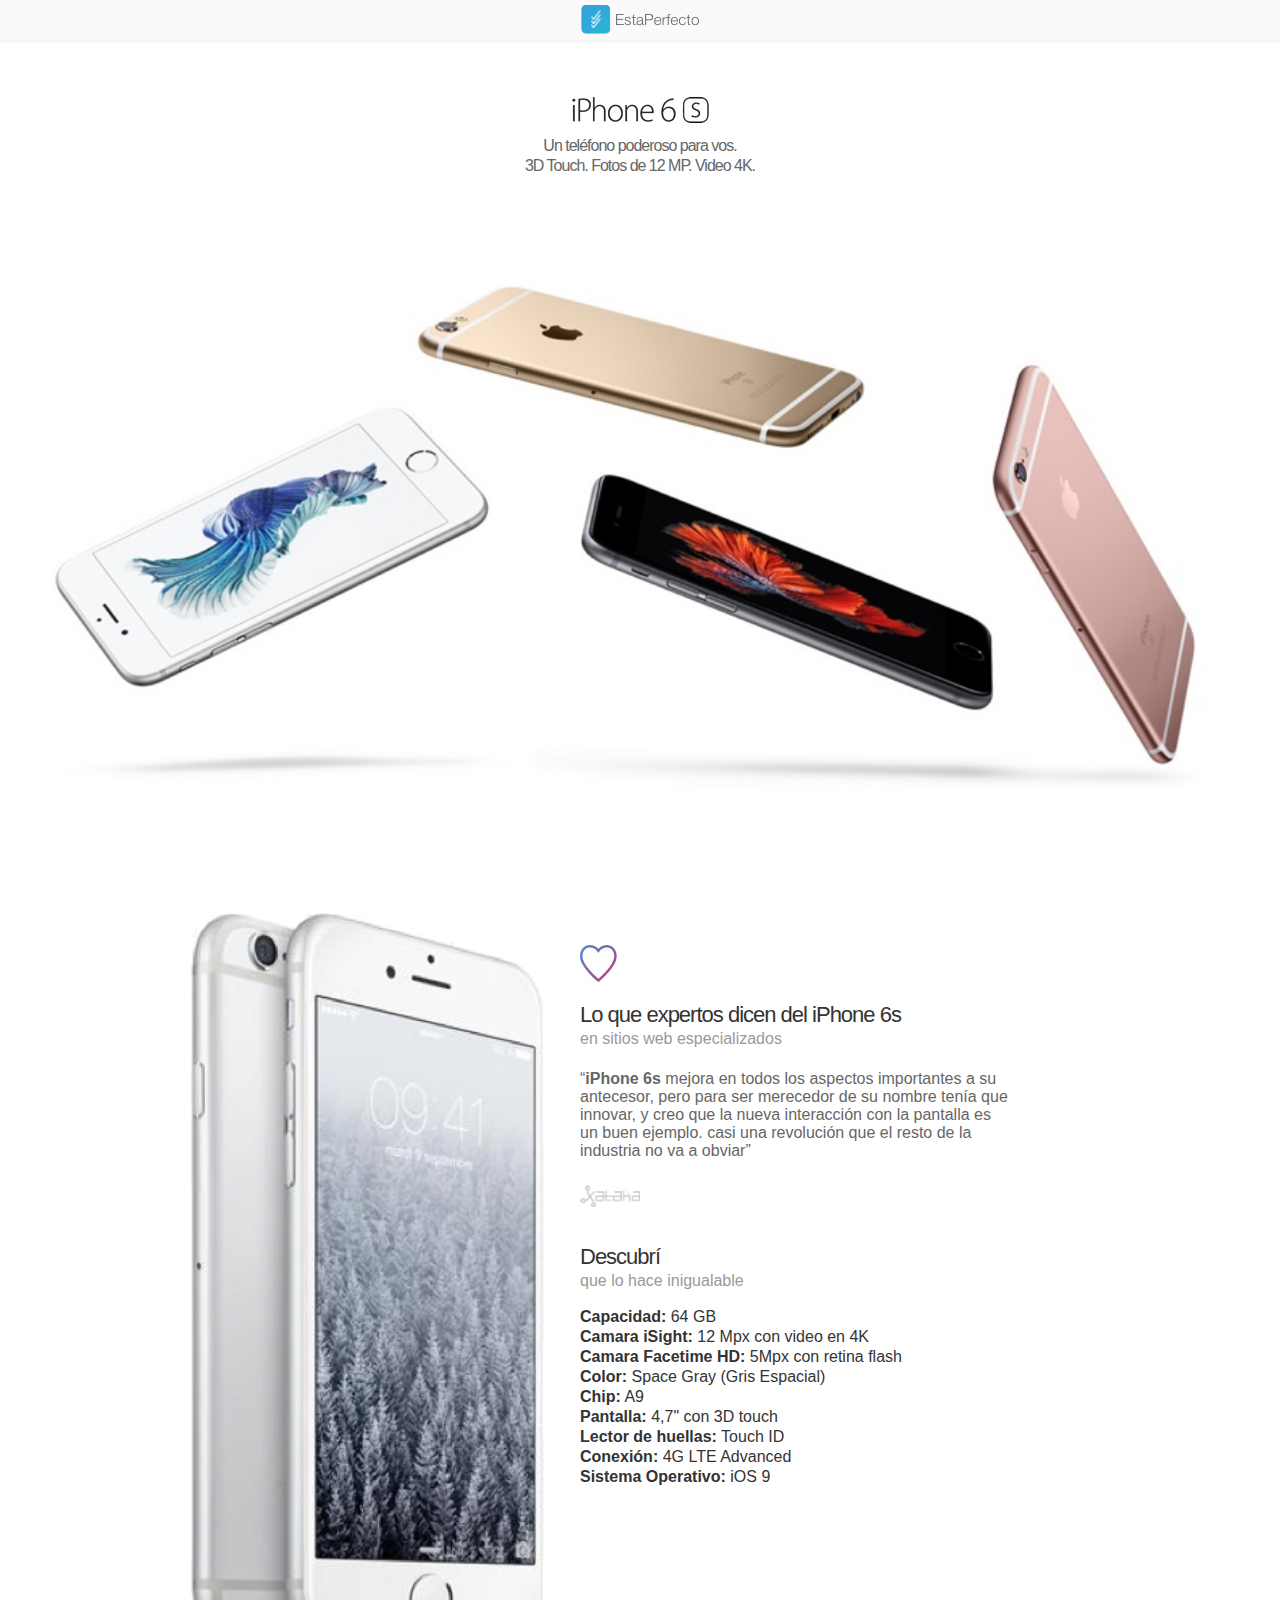
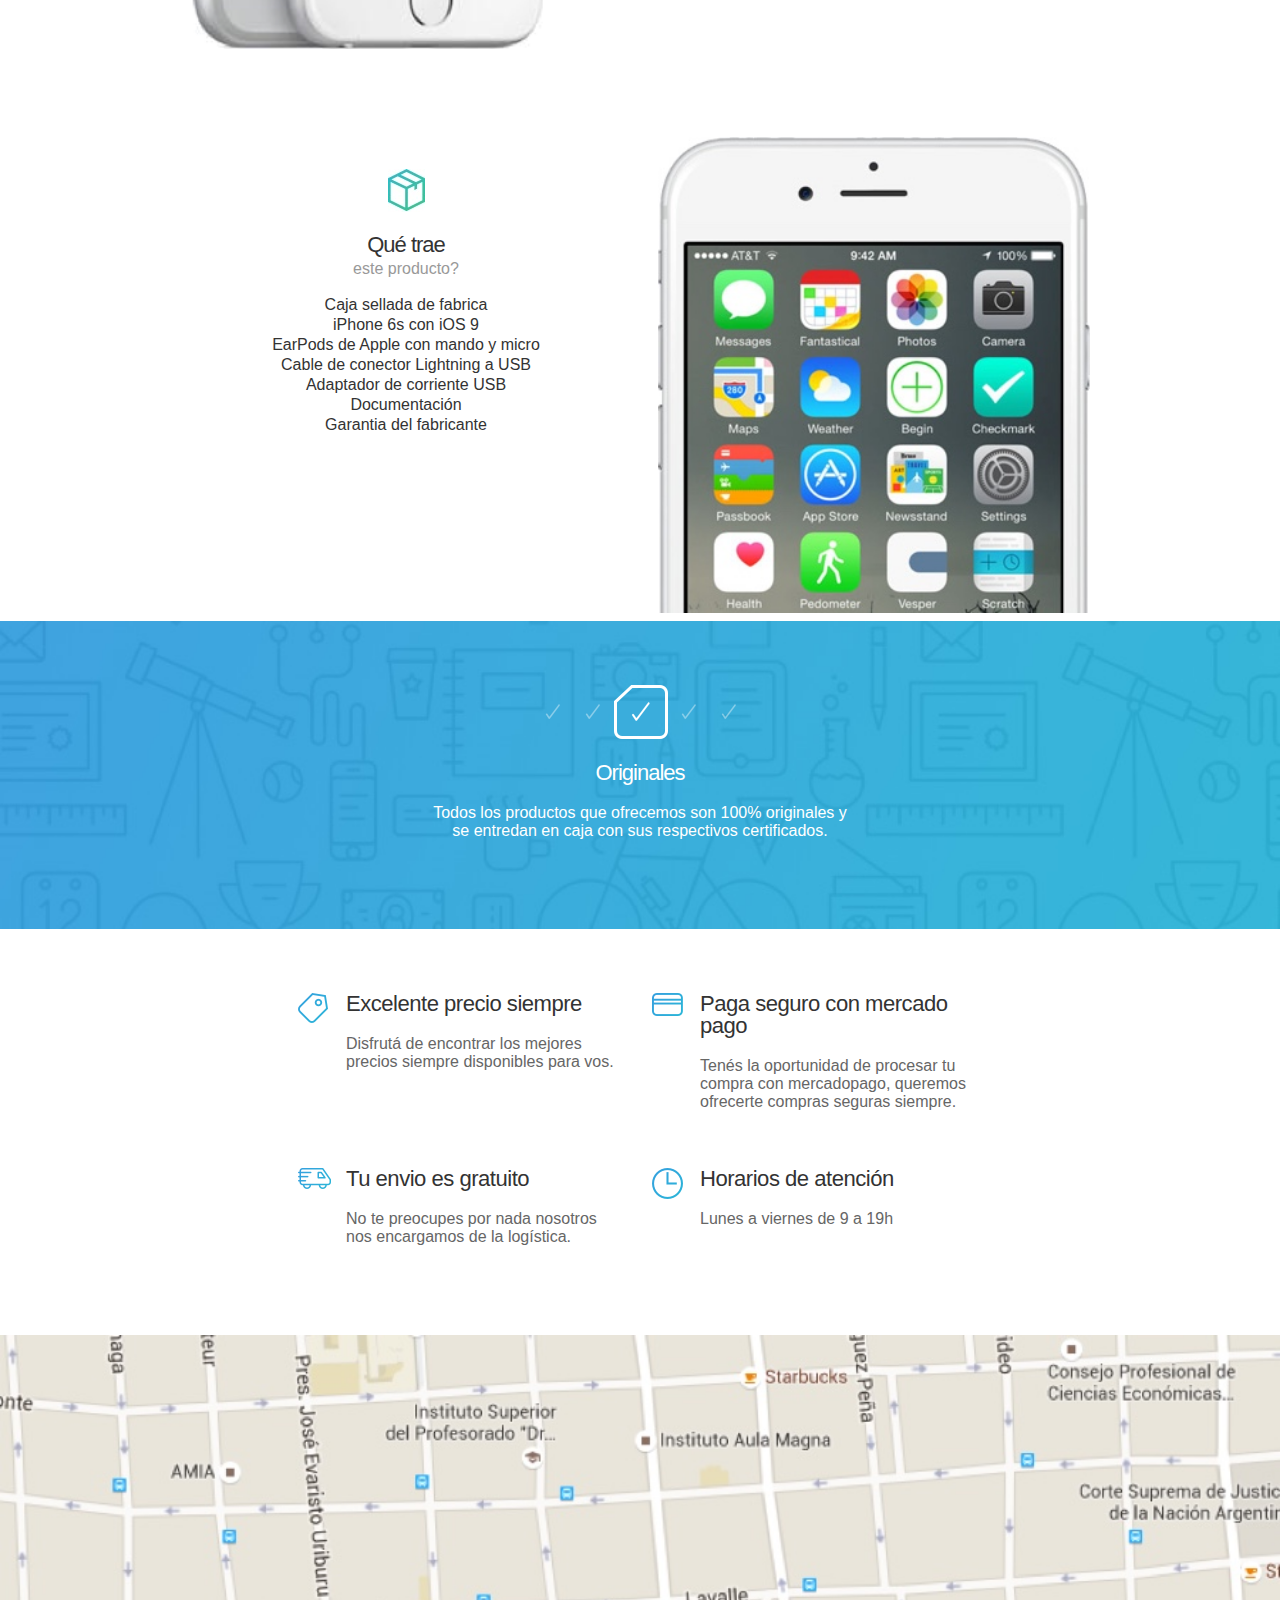
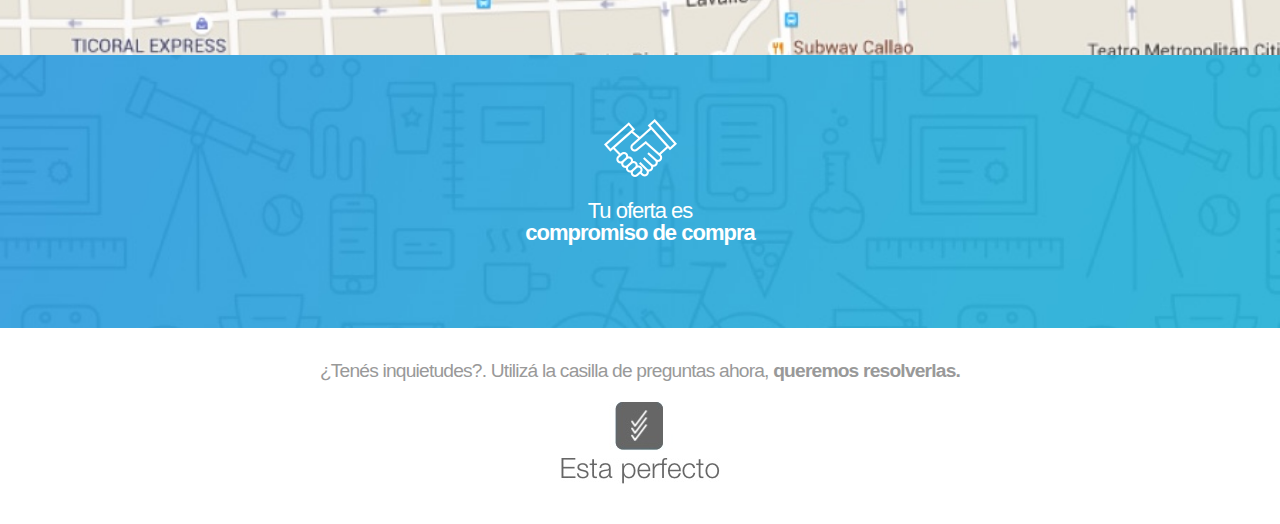
<file: index.html>
<!DOCTYPE html>
<html lang="en">
<head>
  <meta charset="UTF-8">
  <meta name="viewport" content="width=device-width , initial-scale=1 ,maximum-scale=1"/>

  <title>Mercadolab</title>
  <link rel="stylesheet" href="css/normalize.css">
  <link rel="stylesheet" href="css/skeleton.css">
  <link rel="stylesheet" href="css/app.css">
</head>
<body>
  <header>
    <div class="container">
      <img src="img/logo-esta-perfecto.png" alt="EstaPerfecto.com">
    </div>
  </header>

<main>
  <div class="u-full-width">
        <h1 id="product-logo">
            <img src="img/iphone-6s-logo.png" alt="iphone6s-logo">
        </h1>
        <h2>Un teléfono poderoso para vos. <br> 3D Touch. Fotos de 12 MP. Video 4K.</h2>
        <div class="u-max-full-width center">
          <img src="img/hero-bg.jpg" alt="iphone 6s" width="100%">
        </div>
    </div>
  </div>
</main>

<section id="description">
  <div class="container">
      <div class="row">
          <div class="five columns padding-d">
              <img id="iphone" src="img/iphone6s.png" alt="iphone-6s">
          </div>

        <div class="six columns padding-top mini-center">
              <img src="img/me-gusta.jpg" alt="me-gusta">
              <h3>Lo que expertos dicen del iPhone 6s<br> <span>en sitios web especializados</span></h3>
              <p>“<strong>iPhone 6s</strong> mejora en todos los aspectos importantes a su antecesor, pero para ser merecedor de su nombre tenía que innovar, y creo que la nueva interacción con la pantalla es un buen ejemplo. casi una revolución que el resto de la industria no va a obviar”</p>
              <img class="padding-d"src="img/logo-opinion.jpg" alt="xataka" >

            <h3>Descubrí <br> <span>que lo hace inigualable</span></h3>
            <ul>
              <li><strong>Capacidad:</strong> 64 GB</li>
              <li><strong>Camara iSight:</strong> 12 Mpx con video en 4K</li>
              <li><strong>Camara Facetime HD:</strong> 5Mpx con retina flash</li>
              <li><strong>Color:</strong> Space Gray (Gris Espacial)</li>
              <li><strong>Chip:</strong> A9</li>
              <li><strong>Pantalla:</strong> 4,7" con 3D touch</li>
              <li><strong>Lector de huellas:</strong> Touch ID</li>
              <li><strong>Conexión:</strong> 4G LTE Advanced</li>
              <li><strong>Sistema Operativo:</strong> iOS 9 </li>
            </ul>
        </div>
    </div>
  </div>
</section>
<section id="product-detail">
  <div class="container">
      <div class="six columns center padding-top">
      <img src="img/que-trae.jpg" alt="que tiene el iphone 6s">
      <h3>Qué trae <br><span>este producto?</span> </h3>
        <ul>
          <li><span>Caja sellada de fabrica</span></li>
          <li>iPhone 6s con iOS 9</li>
          <li>EarPods de Apple con mando y micro</li>
          <li>Cable de conector Lightning a USB</li>
          <li>Adaptador de corriente USB</li>
          <li>Documentación</li>
          <li>Garantia del fabricante</li>
        </ul>
      </div>
      <aside class="six columns">
          <img src="img/iphone6s-zoom.jpg" alt="iphone6s" width="100%"/>
      </aside>
  </div>

</section>
<section id="original">
  <div class="container">
    <div class="row">
        <div class="twelve columns center">
          <img src="img/originales.png" alt="Productos Originales">
          <h3>
            Originales
          </h3>
          <p class="six columns offset-by-three">Todos los productos que ofrecemos son 100% originales y se entredan en caja con sus respectivos certificados.</p>
        </div>
    </div>
  </div>
</section>

<section id="benefit">
  <div class="container mini-center">
    <div class="row">
        <article class="benefits four columns  offset-by-two">
          <img src="img/precio.png" alt="Iphone 6s al mejor precio">
          <h5>Excelente precio siempre</h5>
          <p>Disfrutá de encontrar los mejores precios siempre disponibles para vos.</p>
        </article>
        <article class="benefits four columns  offset-by-one">
          <img src="img/mercadopago.png" alt="iphone 6s a credito">
          <h5>Paga seguro con mercado pago</h5>
          <p>Tenés la oportunidad de procesar tu compra con mercadopago, queremos ofrecerte compras seguras siempre.</p>
        </article>
    </div>
    <div class="row padding-top">
        <article class="benefits four columns  offset-by-two">
          <img src="img/envio.png" alt="Envio iPhone 6s">
          <h5>Tu envio es gratuito</h5>
          <p>No te preocupes por nada nosotros nos encargamos de la logística.</p>
        </article>
        <article class="benefits four columns  offset-by-one">
          <img src="img/horario.png" alt="Tienda iPhone">
          <h5>Horarios de atención</h5>
          <p>Lunes a viernes de 9 a 19h</p>
        </article>
      </div>
    </div>
</section>

<section id="map"> </section>

<section id="deal">
  <div class="container">
      <div class="row">
          <div class="twelve columns center padding-d">
            <img src="img/negocios.png" alt="Tienda iPhone Mercado Libre" />
          </div>
            <h3>Tu oferta es <br><strong>compromiso de compra</strong></h3>
      </div>
  </div>
</section>
<footer>
  <div class="container">
    <div class="twelve columns center">
      <h4>
        ¿Tenés inquietudes?. Utilizá la casilla de preguntas ahora, <strong>queremos resolverlas.</strong>
      </h4>
      <img src="img/logo.jpg" alt="Iphone6s-EstaPerecto.com">
    </div>
  </div>
</footer>
</body>
</html>
</file>
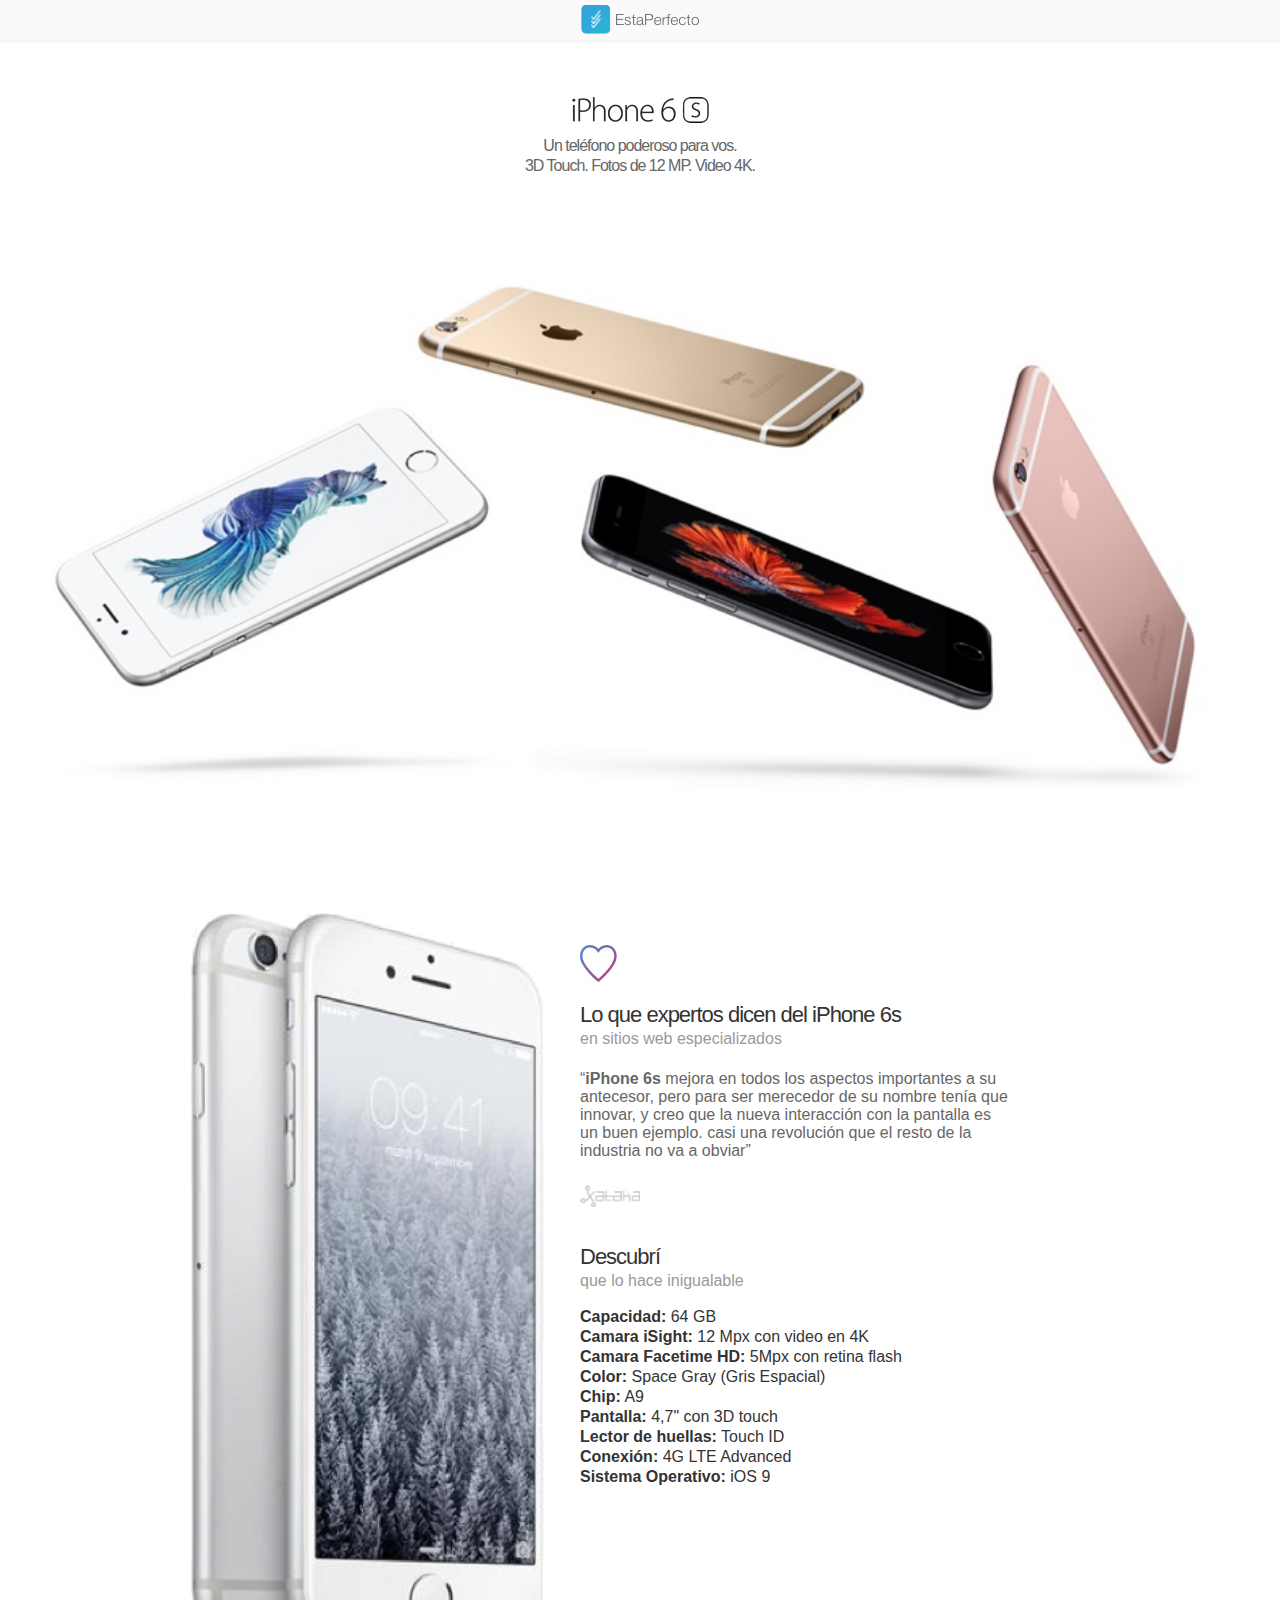
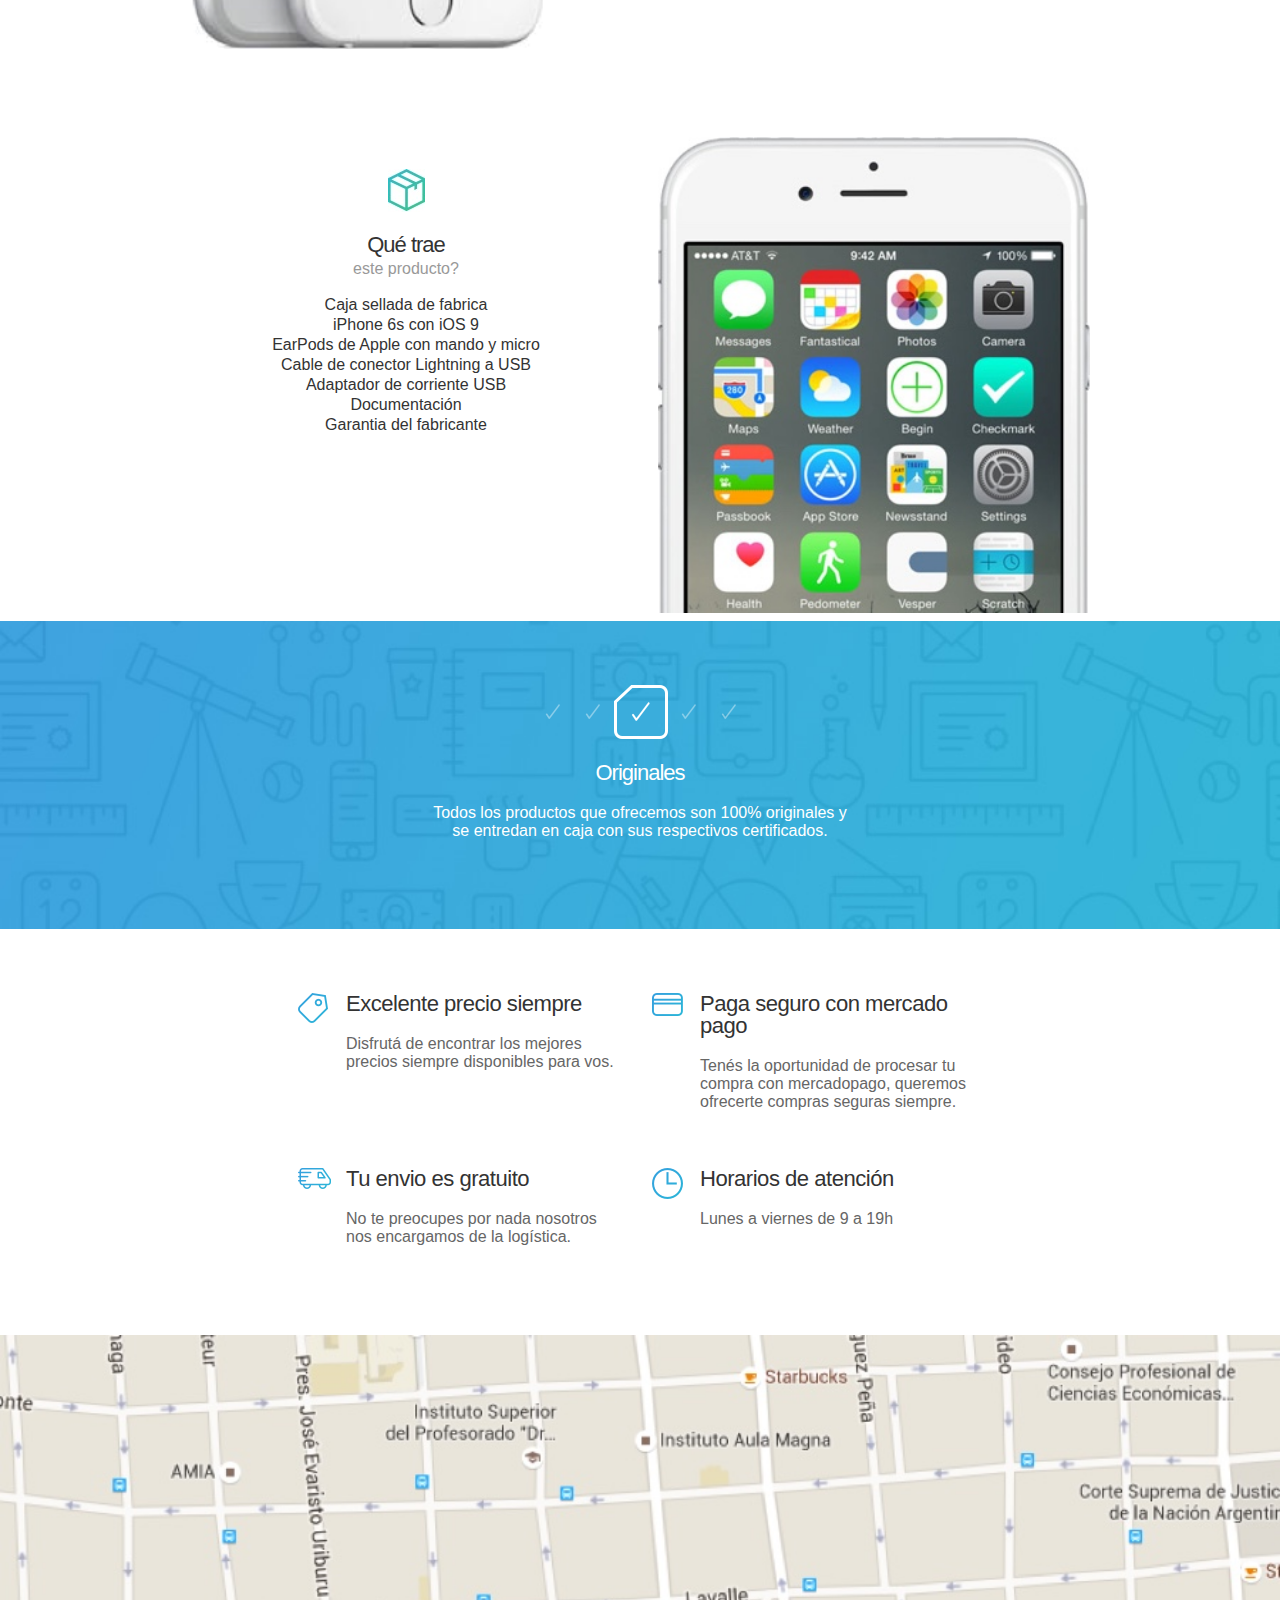
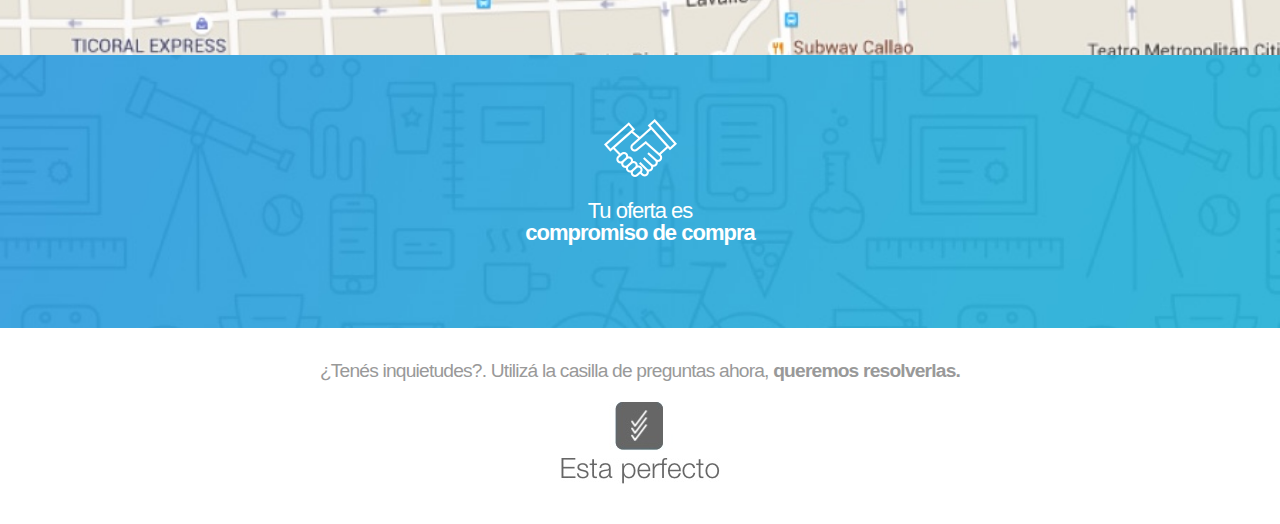
<file: email.html>
<!DOCTYPE html>
<html lang="en">
<head>
  <meta charset="UTF-8">
  <meta name="viewport" content="width=device-width , initial-scale=1 ,maximum-scale=1"/>

  <title>Mercadolab</title>
  <link rel="stylesheet" href="css/normalize.css">
  <link rel="stylesheet" href="css/skeleton.css">
  <link rel="stylesheet" href="css/app.css">

<style>
/*! normalize.css v3.0.2 | MIT License | git.io/normalize */

/**
 * 1. Set default font family to sans-serif.
 * 2. Prevent iOS text size adjust after orientation change, without disabling
 *    user zoom.
 */

html {
  font-family: sans-serif; /* 1 */
  -ms-text-size-adjust: 100%; /* 2 */
  -webkit-text-size-adjust: 100%; /* 2 */
}

/**
 * Remove default margin.
 */

body {
  margin: 0;
}

/* HTML5 display definitions
   ========================================================================== */

/**
 * Correct `block` display not defined for any HTML5 element in IE 8/9.
 * Correct `block` display not defined for `details` or `summary` in IE 10/11
 * and Firefox.
 * Correct `block` display not defined for `main` in IE 11.
 */

article,
aside,
details,
figcaption,
figure,
footer,
header,
hgroup,
main,
menu,
nav,
section,
summary {
  display: block;
}

/**
 * 1. Correct `inline-block` display not defined in IE 8/9.
 * 2. Normalize vertical alignment of `progress` in Chrome, Firefox, and Opera.
 */

audio,
canvas,
progress,
video {
  display: inline-block; /* 1 */
  vertical-align: baseline; /* 2 */
}

/**
 * Prevent modern browsers from displaying `audio` without controls.
 * Remove excess height in iOS 5 devices.
 */

audio:not([controls]) {
  display: none;
  height: 0;
}

/**
 * Address `[hidden]` styling not present in IE 8/9/10.
 * Hide the `template` element in IE 8/9/11, Safari, and Firefox < 22.
 */

[hidden],
template {
  display: none;
}

/* Links
   ========================================================================== */

/**
 * Remove the gray background color from active links in IE 10.
 */

a {
  background-color: transparent;
}

/**
 * Improve readability when focused and also mouse hovered in all browsers.
 */

a:active,
a:hover {
  outline: 0;
}

/* Text-level semantics
   ========================================================================== */

/**
 * Address styling not present in IE 8/9/10/11, Safari, and Chrome.
 */

abbr[title] {
  border-bottom: 1px dotted;
}

/**
 * Address style set to `bolder` in Firefox 4+, Safari, and Chrome.
 */

b,
strong {
  font-weight: bold;
}

/**
 * Address styling not present in Safari and Chrome.
 */

dfn {
  font-style: italic;
}

/**
 * Address variable `h1` font-size and margin within `section` and `article`
 * contexts in Firefox 4+, Safari, and Chrome.
 */

h1 {
  font-size: 2em;
  margin: 0.67em 0;
}

/**
 * Address styling not present in IE 8/9.
 */

mark {
  background: #ff0;
  color: #000;
}

/**
 * Address inconsistent and variable font size in all browsers.
 */

small {
  font-size: 80%;
}

/**
 * Prevent `sub` and `sup` affecting `line-height` in all browsers.
 */

sub,
sup {
  font-size: 75%;
  line-height: 0;
  position: relative;
  vertical-align: baseline;
}

sup {
  top: -0.5em;
}

sub {
  bottom: -0.25em;
}

/* Embedded content
   ========================================================================== */

/**
 * Remove border when inside `a` element in IE 8/9/10.
 */

img {
  border: 0;
}

/**
 * Correct overflow not hidden in IE 9/10/11.
 */

svg:not(:root) {
  overflow: hidden;
}

/* Grouping content
   ========================================================================== */

/**
 * Address margin not present in IE 8/9 and Safari.
 */

figure {
  margin: 1em 40px;
}

/**
 * Address differences between Firefox and other browsers.
 */

hr {
  -moz-box-sizing: content-box;
  box-sizing: content-box;
  height: 0;
}

/**
 * Contain overflow in all browsers.
 */

pre {
  overflow: auto;
}

/**
 * Address odd `em`-unit font size rendering in all browsers.
 */

code,
kbd,
pre,
samp {
  font-family: monospace, monospace;
  font-size: 1em;
}

/* Forms
   ========================================================================== */

/**
 * Known limitation: by default, Chrome and Safari on OS X allow very limited
 * styling of `select`, unless a `border` property is set.
 */

/**
 * 1. Correct color not being inherited.
 *    Known issue: affects color of disabled elements.
 * 2. Correct font properties not being inherited.
 * 3. Address margins set differently in Firefox 4+, Safari, and Chrome.
 */

button,
input,
optgroup,
select,
textarea {
  color: inherit; /* 1 */
  font: inherit; /* 2 */
  margin: 0; /* 3 */
}

/**
 * Address `overflow` set to `hidden` in IE 8/9/10/11.
 */

button {
  overflow: visible;
}

/**
 * Address inconsistent `text-transform` inheritance for `button` and `select`.
 * All other form control elements do not inherit `text-transform` values.
 * Correct `button` style inheritance in Firefox, IE 8/9/10/11, and Opera.
 * Correct `select` style inheritance in Firefox.
 */

button,
select {
  text-transform: none;
}

/**
 * 1. Avoid the WebKit bug in Android 4.0.* where (2) destroys native `audio`
 *    and `video` controls.
 * 2. Correct inability to style clickable `input` types in iOS.
 * 3. Improve usability and consistency of cursor style between image-type
 *    `input` and others.
 */

button,
html input[type="button"], /* 1 */
input[type="reset"],
input[type="submit"] {
  -webkit-appearance: button; /* 2 */
  cursor: pointer; /* 3 */
}

/**
 * Re-set default cursor for disabled elements.
 */

button[disabled],
html input[disabled] {
  cursor: default;
}

/**
 * Remove inner padding and border in Firefox 4+.
 */

button::-moz-focus-inner,
input::-moz-focus-inner {
  border: 0;
  padding: 0;
}

/**
 * Address Firefox 4+ setting `line-height` on `input` using `!important` in
 * the UA stylesheet.
 */

input {
  line-height: normal;
}

/**
 * It's recommended that you don't attempt to style these elements.
 * Firefox's implementation doesn't respect box-sizing, padding, or width.
 *
 * 1. Address box sizing set to `content-box` in IE 8/9/10.
 * 2. Remove excess padding in IE 8/9/10.
 */

input[type="checkbox"],
input[type="radio"] {
  box-sizing: border-box; /* 1 */
  padding: 0; /* 2 */
}

/**
 * Fix the cursor style for Chrome's increment/decrement buttons. For certain
 * `font-size` values of the `input`, it causes the cursor style of the
 * decrement button to change from `default` to `text`.
 */

input[type="number"]::-webkit-inner-spin-button,
input[type="number"]::-webkit-outer-spin-button {
  height: auto;
}

/**
 * 1. Address `appearance` set to `searchfield` in Safari and Chrome.
 * 2. Address `box-sizing` set to `border-box` in Safari and Chrome
 *    (include `-moz` to future-proof).
 */

input[type="search"] {
  -webkit-appearance: textfield; /* 1 */
  -moz-box-sizing: content-box;
  -webkit-box-sizing: content-box; /* 2 */
  box-sizing: content-box;
}

/**
 * Remove inner padding and search cancel button in Safari and Chrome on OS X.
 * Safari (but not Chrome) clips the cancel button when the search input has
 * padding (and `textfield` appearance).
 */

input[type="search"]::-webkit-search-cancel-button,
input[type="search"]::-webkit-search-decoration {
  -webkit-appearance: none;
}

/**
 * Define consistent border, margin, and padding.
 */

fieldset {
  border: 1px solid #c0c0c0;
  margin: 0 2px;
  padding: 0.35em 0.625em 0.75em;
}

/**
 * 1. Correct `color` not being inherited in IE 8/9/10/11.
 * 2. Remove padding so people aren't caught out if they zero out fieldsets.
 */

legend {
  border: 0; /* 1 */
  padding: 0; /* 2 */
}

/**
 * Remove default vertical scrollbar in IE 8/9/10/11.
 */

textarea {
  overflow: auto;
}

/**
 * Don't inherit the `font-weight` (applied by a rule above).
 * NOTE: the default cannot safely be changed in Chrome and Safari on OS X.
 */

optgroup {
  font-weight: bold;
}

/* Tables
   ========================================================================== */

/**
 * Remove most spacing between table cells.
 */

table {
  border-collapse: collapse;
  border-spacing: 0;
}

td,
th {
  padding: 0;
}
/*
* Skeleton V2.0.4
* Copyright 2014, Dave Gamache
* www.getskeleton.com
* Free to use under the MIT license.
* http://www.opensource.org/licenses/mit-license.php
* 12/29/2014
*/


/* Table of contents
––––––––––––––––––––––––––––––––––––––––––––––––––
- Grid
- Base Styles
- Typography
- Links
- Buttons
- Forms
- Lists
- Code
- Tables
- Spacing
- Utilities
- Clearing
- Media Queries
*/


/* Grid
–––––––––––––––––––––––––––––––––––––––––––––––––– */
.container {
  position: relative;
  width: 100%;
  max-width: 900px;
  margin: 0 auto;
  padding: 0 20px;
  box-sizing: border-box; }
.column,
.columns {
  width: 100%;
  float: left;
  box-sizing: border-box; }

/* For devices larger than 400px */
@media (min-width: 400px) {
  .container {
    width: 85%;
    padding: 0; }
}

/* For devices larger than 550px */
@media (min-width: 550px) {
  .container {
    width: 80%; }
  .column,
  .columns {
    margin-left: 4%; }
  .column:first-child,
  .columns:first-child {
    margin-left: 0; }

  .one.column,
  .one.columns                    { width: 4.66666666667%; }
  .two.columns                    { width: 13.3333333333%; }
  .three.columns                  { width: 22%;            }
  .four.columns                   { width: 30.6666666667%; }
  .five.columns                   { width: 39.3333333333%; }
  .six.columns                    { width: 48%;            }
  .seven.columns                  { width: 56.6666666667%; }
  .eight.columns                  { width: 65.3333333333%; }
  .nine.columns                   { width: 74.0%;          }
  .ten.columns                    { width: 82.6666666667%; }
  .eleven.columns                 { width: 91.3333333333%; }
  .twelve.columns                 { width: 100%; margin-left: 0; }

  .one-third.column               { width: 30.6666666667%; }
  .two-thirds.column              { width: 65.3333333333%; }

  .one-half.column                { width: 48%; }

  /* Offsets */
  .offset-by-one.column,
  .offset-by-one.columns          { margin-left: 8.66666666667%; }
  .offset-by-two.column,
  .offset-by-two.columns          { margin-left: 17.3333333333%; }
  .offset-by-three.column,
  .offset-by-three.columns        { margin-left: 26%;            }
  .offset-by-four.column,
  .offset-by-four.columns         { margin-left: 34.6666666667%; }
  .offset-by-five.column,
  .offset-by-five.columns         { margin-left: 43.3333333333%; }
  .offset-by-six.column,
  .offset-by-six.columns          { margin-left: 52%;            }
  .offset-by-seven.column,
  .offset-by-seven.columns        { margin-left: 60.6666666667%; }
  .offset-by-eight.column,
  .offset-by-eight.columns        { margin-left: 69.3333333333%; }
  .offset-by-nine.column,
  .offset-by-nine.columns         { margin-left: 78.0%;          }
  .offset-by-ten.column,
  .offset-by-ten.columns          { margin-left: 86.6666666667%; }
  .offset-by-eleven.column,
  .offset-by-eleven.columns       { margin-left: 95.3333333333%; }

  .offset-by-one-third.column,
  .offset-by-one-third.columns    { margin-left: 34.6666666667%; }
  .offset-by-two-thirds.column,
  .offset-by-two-thirds.columns   { margin-left: 69.3333333333%; }

  .offset-by-one-half.column,
  .offset-by-one-half.columns     { margin-left: 52%; }

}


/* Base Styles
–––––––––––––––––––––––––––––––––––––––––––––––––– */
/* NOTE
html is set to 62.5% so that all the REM measurements throughout Skeleton
are based on 10px sizing. So basically 1.5rem = 15px :) */
html {
  font-size: 62.5%; }
body {
  font-size: 1.5em; /* currently ems cause chrome bug misinterpreting rems on body element */
  line-height: 1.6;
  font-weight: 400;
  font-family: "Raleway", "HelveticaNeue", "Helvetica Neue", Helvetica, Arial, sans-serif;
  color: #222; }


/* Typography
–––––––––––––––––––––––––––––––––––––––––––––––––– */
h1, h2, h3, h4, h5, h6 {
  margin-top: 0;
  margin-bottom: 2rem;
  font-weight: 300; }
h1 { font-size: 4.0rem; line-height: 1.2;  letter-spacing: -.1rem;}
h2 { font-size: 3.6rem; line-height: 1.25; letter-spacing: -.1rem; }
h3 { font-size: 3.0rem; line-height: 1.3;  letter-spacing: -.1rem; }
h4 { font-size: 2.4rem; line-height: 1.35; letter-spacing: -.08rem; }
h5 { font-size: 1.8rem; line-height: 1.5;  letter-spacing: -.05rem; }
h6 { font-size: 1.5rem; line-height: 1.6;  letter-spacing: 0; }

/* Larger than phablet */
@media (min-width: 550px) {
  h1 { font-size: 5.0rem; }
  h2 { font-size: 4.2rem; }
  h3 { font-size: 3.6rem; }
  h4 { font-size: 3.0rem; }
  h5 { font-size: 2.4rem; }
  h6 { font-size: 1.5rem; }
}

p {
  margin-top: 0; }


/* Links
–––––––––––––––––––––––––––––––––––––––––––––––––– */
a {
  color: #1EAEDB; }
a:hover {
  color: #0FA0CE; }


/* Buttons
–––––––––––––––––––––––––––––––––––––––––––––––––– */
.button,
button,
input[type="submit"],
input[type="reset"],
input[type="button"] {
  display: inline-block;
  height: 38px;
  padding: 0 30px;
  color: #555;
  text-align: center;
  font-size: 11px;
  font-weight: 600;
  line-height: 38px;
  letter-spacing: .1rem;
  text-transform: uppercase;
  text-decoration: none;
  white-space: nowrap;
  background-color: transparent;
  border-radius: 4px;
  border: 1px solid #bbb;
  cursor: pointer;
  box-sizing: border-box; }
.button:hover,
button:hover,
input[type="submit"]:hover,
input[type="reset"]:hover,
input[type="button"]:hover,
.button:focus,
button:focus,
input[type="submit"]:focus,
input[type="reset"]:focus,
input[type="button"]:focus {
  color: #333;
  border-color: #888;
  outline: 0; }
.button.button-primary,
button.button-primary,
input[type="submit"].button-primary,
input[type="reset"].button-primary,
input[type="button"].button-primary {
  color: #FFF;
  background-color: #33C3F0;
  border-color: #33C3F0; }
.button.button-primary:hover,
button.button-primary:hover,
input[type="submit"].button-primary:hover,
input[type="reset"].button-primary:hover,
input[type="button"].button-primary:hover,
.button.button-primary:focus,
button.button-primary:focus,
input[type="submit"].button-primary:focus,
input[type="reset"].button-primary:focus,
input[type="button"].button-primary:focus {
  color: #FFF;
  background-color: #1EAEDB;
  border-color: #1EAEDB; }


/* Forms
–––––––––––––––––––––––––––––––––––––––––––––––––– */
input[type="email"],
input[type="number"],
input[type="search"],
input[type="text"],
input[type="tel"],
input[type="url"],
input[type="password"],
textarea,
select {
  height: 38px;
  padding: 6px 10px; /* The 6px vertically centers text on FF, ignored by Webkit */
  background-color: #fff;
  border: 1px solid #D1D1D1;
  border-radius: 4px;
  box-shadow: none;
  box-sizing: border-box; }
/* Removes awkward default styles on some inputs for iOS */
input[type="email"],
input[type="number"],
input[type="search"],
input[type="text"],
input[type="tel"],
input[type="url"],
input[type="password"],
textarea {
  -webkit-appearance: none;
     -moz-appearance: none;
          appearance: none; }
textarea {
  min-height: 65px;
  padding-top: 6px;
  padding-bottom: 6px; }
input[type="email"]:focus,
input[type="number"]:focus,
input[type="search"]:focus,
input[type="text"]:focus,
input[type="tel"]:focus,
input[type="url"]:focus,
input[type="password"]:focus,
textarea:focus,
select:focus {
  border: 1px solid #33C3F0;
  outline: 0; }
label,
legend {
  display: block;
  margin-bottom: .5rem;
  font-weight: 600; }
fieldset {
  padding: 0;
  border-width: 0; }
input[type="checkbox"],
input[type="radio"] {
  display: inline; }
label > .label-body {
  display: inline-block;
  margin-left: .5rem;
  font-weight: normal; }


/* Lists
–––––––––––––––––––––––––––––––––––––––––––––––––– */
ul {
  list-style: circle inside; }
ol {
  list-style: decimal inside; }
ol, ul {
  padding-left: 0;
  margin-top: 0; }
ul ul,
ul ol,
ol ol,
ol ul {
  margin: 1.5rem 0 1.5rem 3rem;
  font-size: 90%; }
li {
  margin-bottom: 1rem; }


/* Code
–––––––––––––––––––––––––––––––––––––––––––––––––– */
code {
  padding: .2rem .5rem;
  margin: 0 .2rem;
  font-size: 90%;
  white-space: nowrap;
  background: #F1F1F1;
  border: 1px solid #E1E1E1;
  border-radius: 4px; }
pre > code {
  display: block;
  padding: 1rem 1.5rem;
  white-space: pre; }


/* Tables
–––––––––––––––––––––––––––––––––––––––––––––––––– */
th,
td {
  padding: 12px 15px;
  text-align: left;
  border-bottom: 1px solid #E1E1E1; }
th:first-child,
td:first-child {
  padding-left: 0; }
th:last-child,
td:last-child {
  padding-right: 0; }


/* Spacing
–––––––––––––––––––––––––––––––––––––––––––––––––– */
button,
.button {
  margin-bottom: 1rem; }
input,
textarea,
select,
fieldset {
  margin-bottom: 1.5rem; }
pre,
blockquote,
dl,
figure,
table,
p,
ul,
ol,
form {
  margin-bottom: 2.5rem; }


/* Utilities
–––––––––––––––––––––––––––––––––––––––––––––––––– */
.u-full-width {
  width: 100%;
  box-sizing: border-box; }
.u-max-full-width {
  max-width: 100%;
  box-sizing: border-box; }
.u-pull-right {
  float: right; }
.u-pull-left {
  float: left; }


/* Misc
–––––––––––––––––––––––––––––––––––––––––––––––––– */
hr {
  margin-top: 3rem;
  margin-bottom: 3.5rem;
  border-width: 0;
  border-top: 1px solid #E1E1E1; }


/* Clearing
–––––––––––––––––––––––––––––––––––––––––––––––––– */

/* Self Clearing Goodness */
.container:after,
.row:after,
.u-cf {
  content: "";
  display: table;
  clear: both; }


/* Media Queries
–––––––––––––––––––––––––––––––––––––––––––––––––– */
/*
Note: The best way to structure the use of media queries is to create the queries
near the relevant code. For example, if you wanted to change the styles for buttons
on small devices, paste the mobile query code up in the buttons section and style it
there.
*/


/* Larger than mobile */
@media (min-width: 400px) {}

/* Larger than phablet (also point when grid becomes active) */
@media (min-width: 550px) {}

/* Larger than tablet */
@media (min-width: 750px) {}

/* Larger than desktop */
@media (min-width: 1000px) {}

/* Larger than Desktop HD */
@media (min-width: 1200px) {}
  body{
    font-size: 16px;
    color: #333;
    font-family: Arial, sans-serif;;
  }
  footer{
    padding: 2em 0;
  }
  h3{
    font-size: 1.375em;
    line-height: 22px;
    padding-top: 0.6875em;
  }

  h3 span{
    font-size: 16px;
    color: #999999;
    letter-spacing: 0px;
  }
  h4{
    line-height: 22px;
    color: #999;
    font-size: 1.2em;
  }
  h5{
    line-height: 22px;
    font-size: 1.38em;
  }
  header{
    background: #FAFAFA;
    box-shadow: 0px 2px 3px 0px rgba(0,0,0,0.06);
    height: 40px;
    line-height: 40px;
  }
  header img{
    margin: 0 auto;
    display: block;
    padding-top: 5px;
  }

  main{
    padding: 2.25em 0 0;
    background-size: 100%;
    box-sizing: border-box;
    background-repeat: no-repeat;
    background-position: 0 130px;
  }
  main h1{
    text-align: center;
    margin: 0;
    padding: 0;
  }
  main h2{
    text-align: center;
    font-size: 1em;
    color: #666;
    font-weight: 300;
  }


  section ul{
    list-style:none;
  }
  section ul li{
    line-height: 10px;
  }
  p{
    color: #666666;
    letter-spacing: 0px;
    line-height: 18px;
  }

  #benefit{
    padding: 4em 0;
  }
  #deal{
    text-align: center;
  }
  #description{
    padding: 2em 0 4em;
  }
  #iphone{
    width: 100%;
  }
  #map{
    background: #E9E5DB url('../img/bg-map.jpg') no-repeat;
    background-size: cover;
    padding: 10em 0;
  }

  #original, #deal{
    background: #359FDE url('../img/bg-estaperfecto.jpg') no-repeat;
    background-size: cover;
    padding: 4em 0;
  }

  #original h3, #original p, #deal h3, #deal p{
    text-align: center;
    color: #fff;
    font-style: normal;
    font-weight: 300 !important;
    font-family: arial;
  }


  #product-detail{
    padding: 0;
    margin: 0;
  }

  .benefits{
    position: relative;
  }
  .benefits img{
    position: absolute;
    left: -3em;
  }

  .center{
    text-align: center;
  }
  .resposive-image{
    width: 100%;
  }
  .padding-d{
    padding-bottom: 1em;
  }
  .padding-top{
    padding-top: 2em;
  }


  @media (max-width: 400px) {
    h5{
      font-size: 1.2em;
    }
    section ul li{
      font-size: .8em;
    }

    #iphone{
      height: 250px;
      width: auto;
      margin: 0 auto;
      display: block;
    }
    #benefit{
      padding: 3em 0 2em;
    }
    #benefit .padding-top{
      padding-top: 0;
    }
    .benefits{
      padding-bottom: 1em;
    }

    .benefits img{
      position: relative;
      display: block;
      left: 45%;
      margin 0 auto;
      padding-bottom: 1em;
    }

    .mini-center{
      text-align: center;
      margin: 0 auto;
      display: block;
    }

  }

</style>

</head>
<body>
  <header>
    <div class="container">
      <img src="img/logo-esta-perfecto.png" alt="EstaPerfecto.com">
    </div>
  </header>

<main>
  <div class="u-full-width">
        <h1 id="product-logo">
            <img src="img/iphone-6s-logo.png" alt="iphone6s-logo">
        </h1>
        <h2>Un teléfono poderoso para vos. <br> 3D Touch. Fotos de 12 MP. Video 4K.</h2>
        <div class="u-max-full-width center">
          <img src="img/hero-bg.jpg" alt="iphone 6s" width="100%">
        </div>
    </div>
  </div>
</main>

<section id="description">
  <div class="container">
      <div class="row">
          <div class="five columns padding-d">
              <img id="iphone" src="img/iphone6s.png" alt="iphone-6s">
          </div>

        <div class="six columns padding-top mini-center">
              <img src="img/me-gusta.jpg" alt="me-gusta">
              <h3>Lo que expertos dicen del iPhone 6s<br> <span>en sitios web especializados</span></h3>
              <p>“<strong>iPhone 6s</strong> mejora en todos los aspectos importantes a su antecesor, pero para ser merecedor de su nombre tenía que innovar, y creo que la nueva interacción con la pantalla es un buen ejemplo. casi una revolución que el resto de la industria no va a obviar”</p>
              <img class="padding-d"src="img/logo-opinion.jpg" alt="xataka" >

            <h3>Descubrí <br> <span>que lo hace inigualable</span></h3>
            <ul>
              <li><strong>Capacidad:</strong> 64 GB</li>
              <li><strong>Camara iSight:</strong> 12 Mpx con video en 4K</li>
              <li><strong>Camara Facetime HD:</strong> 5Mpx con retina flash</li>
              <li><strong>Color:</strong> Space Gray (Gris Espacial)</li>
              <li><strong>Chip:</strong> A9</li>
              <li><strong>Pantalla:</strong> 4,7" con 3D touch</li>
              <li><strong>Lector de huellas:</strong> Touch ID</li>
              <li><strong>Conexión:</strong> 4G LTE Advanced</li>
              <li><strong>Sistema Operativo:</strong> iOS 9 </li>
            </ul>
        </div>
    </div>
  </div>
</section>
<section id="product-detail">
  <div class="container">
      <div class="six columns center padding-top">
      <img src="img/que-trae.jpg" alt="que tiene el iphone 6s">
      <h3>Qué trae <br><span>este producto?</span> </h3>
        <ul>
          <li><span>Caja sellada de fabrica</span></li>
          <li>iPhone 6s con iOS 9</li>
          <li>EarPods de Apple con mando y micro</li>
          <li>Cable de conector Lightning a USB</li>
          <li>Adaptador de corriente USB</li>
          <li>Documentación</li>
          <li>Garantia del fabricante</li>
        </ul>
      </div>
      <aside class="six columns">
          <img src="img/iphone6s-zoom.jpg" alt="iphone6s" width="100%"/>
      </aside>
  </div>

</section>
<section id="original">
  <div class="container">
    <div class="row">
        <div class="twelve columns center">
          <img src="img/originales.png" alt="Productos Originales">
          <h3>
            Originales
          </h3>
          <p class="six columns offset-by-three">Todos los productos que ofrecemos son 100% originales y se entredan en caja con sus respectivos certificados.</p>
        </div>
    </div>
  </div>
</section>

<section id="benefit">
  <div class="container mini-center">
    <div class="row">
        <article class="benefits four columns  offset-by-two">
          <img src="img/precio.png" alt="Iphone 6s al mejor precio">
          <h5>Excelente precio siempre</h5>
          <p>Disfrutá de encontrar los mejores precios siempre disponibles para vos.</p>
        </article>
        <article class="benefits four columns  offset-by-one">
          <img src="img/mercadopago.png" alt="iphone 6s a credito">
          <h5>Paga seguro con mercado pago</h5>
          <p>Tenés la oportunidad de procesar tu compra con mercadopago, queremos ofrecerte compras seguras siempre.</p>
        </article>
    </div>
    <div class="row padding-top">
        <article class="benefits four columns  offset-by-two">
          <img src="img/envio.png" alt="Envio iPhone 6s">
          <h5>Tu envio es gratuito</h5>
          <p>No te preocupes por nada nosotros nos encargamos de la logística.</p>
        </article>
        <article class="benefits four columns  offset-by-one">
          <img src="img/horario.png" alt="Tienda iPhone">
          <h5>Horarios de atención</h5>
          <p>Lunes a viernes de 9 a 19h</p>
        </article>
      </div>
    </div>
</section>

<section id="map"> </section>

<section id="deal">
  <div class="container">
      <div class="row">
          <div class="twelve columns center padding-d">
            <img src="img/negocios.png" alt="Tienda iPhone Mercado Libre" />
          </div>
            <h3>Tu oferta es <br><strong>compromiso de compra</strong></h3>
      </div>
  </div>
</section>
<footer>
  <div class="container">
    <div class="twelve columns center">
      <h4>
        ¿Tenés inquietudes?. Utilizá la casilla de preguntas ahora, <strong>queremos resolverlas.</strong>
      </h4>
      <img src="img/logo.jpg" alt="Iphone6s-EstaPerecto.com">
    </div>
  </div>
</footer>
</body>
</html>
</file>
<file: css/skeleton.css>
/*
* Skeleton V2.0.4
* Copyright 2014, Dave Gamache
* www.getskeleton.com
* Free to use under the MIT license.
* http://www.opensource.org/licenses/mit-license.php
* 12/29/2014
*/


/* Table of contents
––––––––––––––––––––––––––––––––––––––––––––––––––
- Grid
- Base Styles
- Typography
- Links
- Buttons
- Forms
- Lists
- Code
- Tables
- Spacing
- Utilities
- Clearing
- Media Queries
*/


/* Grid
–––––––––––––––––––––––––––––––––––––––––––––––––– */
.container {
  position: relative;
  width: 100%;
  max-width: 900px;
  margin: 0 auto;
  padding: 0 20px;
  box-sizing: border-box; }
.column,
.columns {
  width: 100%;
  float: left;
  box-sizing: border-box; }

/* For devices larger than 400px */
@media (min-width: 400px) {
  .container {
    width: 85%;
    padding: 0; }
}

/* For devices larger than 550px */
@media (min-width: 550px) {
  .container {
    width: 80%; }
  .column,
  .columns {
    margin-left: 4%; }
  .column:first-child,
  .columns:first-child {
    margin-left: 0; }

  .one.column,
  .one.columns                    { width: 4.66666666667%; }
  .two.columns                    { width: 13.3333333333%; }
  .three.columns                  { width: 22%;            }
  .four.columns                   { width: 30.6666666667%; }
  .five.columns                   { width: 39.3333333333%; }
  .six.columns                    { width: 48%;            }
  .seven.columns                  { width: 56.6666666667%; }
  .eight.columns                  { width: 65.3333333333%; }
  .nine.columns                   { width: 74.0%;          }
  .ten.columns                    { width: 82.6666666667%; }
  .eleven.columns                 { width: 91.3333333333%; }
  .twelve.columns                 { width: 100%; margin-left: 0; }

  .one-third.column               { width: 30.6666666667%; }
  .two-thirds.column              { width: 65.3333333333%; }

  .one-half.column                { width: 48%; }

  /* Offsets */
  .offset-by-one.column,
  .offset-by-one.columns          { margin-left: 8.66666666667%; }
  .offset-by-two.column,
  .offset-by-two.columns          { margin-left: 17.3333333333%; }
  .offset-by-three.column,
  .offset-by-three.columns        { margin-left: 26%;            }
  .offset-by-four.column,
  .offset-by-four.columns         { margin-left: 34.6666666667%; }
  .offset-by-five.column,
  .offset-by-five.columns         { margin-left: 43.3333333333%; }
  .offset-by-six.column,
  .offset-by-six.columns          { margin-left: 52%;            }
  .offset-by-seven.column,
  .offset-by-seven.columns        { margin-left: 60.6666666667%; }
  .offset-by-eight.column,
  .offset-by-eight.columns        { margin-left: 69.3333333333%; }
  .offset-by-nine.column,
  .offset-by-nine.columns         { margin-left: 78.0%;          }
  .offset-by-ten.column,
  .offset-by-ten.columns          { margin-left: 86.6666666667%; }
  .offset-by-eleven.column,
  .offset-by-eleven.columns       { margin-left: 95.3333333333%; }

  .offset-by-one-third.column,
  .offset-by-one-third.columns    { margin-left: 34.6666666667%; }
  .offset-by-two-thirds.column,
  .offset-by-two-thirds.columns   { margin-left: 69.3333333333%; }

  .offset-by-one-half.column,
  .offset-by-one-half.columns     { margin-left: 52%; }

}


/* Base Styles
–––––––––––––––––––––––––––––––––––––––––––––––––– */
/* NOTE
html is set to 62.5% so that all the REM measurements throughout Skeleton
are based on 10px sizing. So basically 1.5rem = 15px :) */
html {
  font-size: 62.5%; }
body {
  font-size: 1.5em; /* currently ems cause chrome bug misinterpreting rems on body element */
  line-height: 1.6;
  font-weight: 400;
  font-family: "Raleway", "HelveticaNeue", "Helvetica Neue", Helvetica, Arial, sans-serif;
  color: #222; }


/* Typography
–––––––––––––––––––––––––––––––––––––––––––––––––– */
h1, h2, h3, h4, h5, h6 {
  margin-top: 0;
  margin-bottom: 2rem;
  font-weight: 300; }
h1 { font-size: 4.0rem; line-height: 1.2;  letter-spacing: -.1rem;}
h2 { font-size: 3.6rem; line-height: 1.25; letter-spacing: -.1rem; }
h3 { font-size: 3.0rem; line-height: 1.3;  letter-spacing: -.1rem; }
h4 { font-size: 2.4rem; line-height: 1.35; letter-spacing: -.08rem; }
h5 { font-size: 1.8rem; line-height: 1.5;  letter-spacing: -.05rem; }
h6 { font-size: 1.5rem; line-height: 1.6;  letter-spacing: 0; }

/* Larger than phablet */
@media (min-width: 550px) {
  h1 { font-size: 5.0rem; }
  h2 { font-size: 4.2rem; }
  h3 { font-size: 3.6rem; }
  h4 { font-size: 3.0rem; }
  h5 { font-size: 2.4rem; }
  h6 { font-size: 1.5rem; }
}

p {
  margin-top: 0; }


/* Links
–––––––––––––––––––––––––––––––––––––––––––––––––– */
a {
  color: #1EAEDB; }
a:hover {
  color: #0FA0CE; }


/* Buttons
–––––––––––––––––––––––––––––––––––––––––––––––––– */
.button,
button,
input[type="submit"],
input[type="reset"],
input[type="button"] {
  display: inline-block;
  height: 38px;
  padding: 0 30px;
  color: #555;
  text-align: center;
  font-size: 11px;
  font-weight: 600;
  line-height: 38px;
  letter-spacing: .1rem;
  text-transform: uppercase;
  text-decoration: none;
  white-space: nowrap;
  background-color: transparent;
  border-radius: 4px;
  border: 1px solid #bbb;
  cursor: pointer;
  box-sizing: border-box; }
.button:hover,
button:hover,
input[type="submit"]:hover,
input[type="reset"]:hover,
input[type="button"]:hover,
.button:focus,
button:focus,
input[type="submit"]:focus,
input[type="reset"]:focus,
input[type="button"]:focus {
  color: #333;
  border-color: #888;
  outline: 0; }
.button.button-primary,
button.button-primary,
input[type="submit"].button-primary,
input[type="reset"].button-primary,
input[type="button"].button-primary {
  color: #FFF;
  background-color: #33C3F0;
  border-color: #33C3F0; }
.button.button-primary:hover,
button.button-primary:hover,
input[type="submit"].button-primary:hover,
input[type="reset"].button-primary:hover,
input[type="button"].button-primary:hover,
.button.button-primary:focus,
button.button-primary:focus,
input[type="submit"].button-primary:focus,
input[type="reset"].button-primary:focus,
input[type="button"].button-primary:focus {
  color: #FFF;
  background-color: #1EAEDB;
  border-color: #1EAEDB; }


/* Forms
–––––––––––––––––––––––––––––––––––––––––––––––––– */
input[type="email"],
input[type="number"],
input[type="search"],
input[type="text"],
input[type="tel"],
input[type="url"],
input[type="password"],
textarea,
select {
  height: 38px;
  padding: 6px 10px; /* The 6px vertically centers text on FF, ignored by Webkit */
  background-color: #fff;
  border: 1px solid #D1D1D1;
  border-radius: 4px;
  box-shadow: none;
  box-sizing: border-box; }
/* Removes awkward default styles on some inputs for iOS */
input[type="email"],
input[type="number"],
input[type="search"],
input[type="text"],
input[type="tel"],
input[type="url"],
input[type="password"],
textarea {
  -webkit-appearance: none;
     -moz-appearance: none;
          appearance: none; }
textarea {
  min-height: 65px;
  padding-top: 6px;
  padding-bottom: 6px; }
input[type="email"]:focus,
input[type="number"]:focus,
input[type="search"]:focus,
input[type="text"]:focus,
input[type="tel"]:focus,
input[type="url"]:focus,
input[type="password"]:focus,
textarea:focus,
select:focus {
  border: 1px solid #33C3F0;
  outline: 0; }
label,
legend {
  display: block;
  margin-bottom: .5rem;
  font-weight: 600; }
fieldset {
  padding: 0;
  border-width: 0; }
input[type="checkbox"],
input[type="radio"] {
  display: inline; }
label > .label-body {
  display: inline-block;
  margin-left: .5rem;
  font-weight: normal; }


/* Lists
–––––––––––––––––––––––––––––––––––––––––––––––––– */
ul {
  list-style: circle inside; }
ol {
  list-style: decimal inside; }
ol, ul {
  padding-left: 0;
  margin-top: 0; }
ul ul,
ul ol,
ol ol,
ol ul {
  margin: 1.5rem 0 1.5rem 3rem;
  font-size: 90%; }
li {
  margin-bottom: 1rem; }


/* Code
–––––––––––––––––––––––––––––––––––––––––––––––––– */
code {
  padding: .2rem .5rem;
  margin: 0 .2rem;
  font-size: 90%;
  white-space: nowrap;
  background: #F1F1F1;
  border: 1px solid #E1E1E1;
  border-radius: 4px; }
pre > code {
  display: block;
  padding: 1rem 1.5rem;
  white-space: pre; }


/* Tables
–––––––––––––––––––––––––––––––––––––––––––––––––– */
th,
td {
  padding: 12px 15px;
  text-align: left;
  border-bottom: 1px solid #E1E1E1; }
th:first-child,
td:first-child {
  padding-left: 0; }
th:last-child,
td:last-child {
  padding-right: 0; }


/* Spacing
–––––––––––––––––––––––––––––––––––––––––––––––––– */
button,
.button {
  margin-bottom: 1rem; }
input,
textarea,
select,
fieldset {
  margin-bottom: 1.5rem; }
pre,
blockquote,
dl,
figure,
table,
p,
ul,
ol,
form {
  margin-bottom: 2.5rem; }


/* Utilities
–––––––––––––––––––––––––––––––––––––––––––––––––– */
.u-full-width {
  width: 100%;
  box-sizing: border-box; }
.u-max-full-width {
  max-width: 100%;
  box-sizing: border-box; }
.u-pull-right {
  float: right; }
.u-pull-left {
  float: left; }


/* Misc
–––––––––––––––––––––––––––––––––––––––––––––––––– */
hr {
  margin-top: 3rem;
  margin-bottom: 3.5rem;
  border-width: 0;
  border-top: 1px solid #E1E1E1; }


/* Clearing
–––––––––––––––––––––––––––––––––––––––––––––––––– */

/* Self Clearing Goodness */
.container:after,
.row:after,
.u-cf {
  content: "";
  display: table;
  clear: both; }


/* Media Queries
–––––––––––––––––––––––––––––––––––––––––––––––––– */
/*
Note: The best way to structure the use of media queries is to create the queries
near the relevant code. For example, if you wanted to change the styles for buttons
on small devices, paste the mobile query code up in the buttons section and style it
there.
*/


/* Larger than mobile */
@media (min-width: 400px) {}

/* Larger than phablet (also point when grid becomes active) */
@media (min-width: 550px) {}

/* Larger than tablet */
@media (min-width: 750px) {}

/* Larger than desktop */
@media (min-width: 1000px) {}

/* Larger than Desktop HD */
@media (min-width: 1200px) {}
</file>
<file: css/app.css>
body{
  font-size: 16px;
  color: #333;
  font-family: arial;
}
footer{
  padding: 2em 0;
}
h3{
  font-size: 1.375em;
  line-height: 22px;
  padding-top: 0.6875em;
}

h3 span{
  font-size: 16px;
  color: #999999;
  letter-spacing: 0px;
}
h4{
  line-height: 22px;
  color: #999;
  font-size: 1.2em;
}
h5{
  line-height: 22px;
  font-size: 1.38em;
}
header{
  background: #FAFAFA;
  box-shadow: 0px 2px 3px 0px rgba(0,0,0,0.06);
  height: 40px;
  line-height: 40px;
}
header img{
  margin: 0 auto;
  display: block;
  padding-top: 5px;
}

main{
  padding: 2.25em 0 0;
  background-size: 100%;
  box-sizing: border-box;
  background-repeat: no-repeat;
  background-position: 0 130px;
}
main h1{
  text-align: center;
  margin: 0;
  padding: 0;
}
main h2{
  text-align: center;
  font-size: 1em;
  color: #666;
  font-weight: 300;
}


section ul{
  list-style:none;
}
section ul li{
  line-height: 10px;
}
p{
  color: #666666;
  letter-spacing: 0px;
  line-height: 18px;
}

#benefit{
  padding: 4em 0;
}
#deal{
  text-align: center;
}
#description{
  padding: 2em 0 4em;
}
#iphone{
  width: 100%;
}
#map{
  background: #E9E5DB url('../img/bg-map.jpg') no-repeat;
  background-size: cover;
  padding: 10em 0;
}

#original, #deal{
  background: #359FDE url('../img/bg-estaperfecto.jpg') no-repeat;
  background-size: cover;
  padding: 4em 0;
}

#original h3, #original p, #deal h3, #deal p{
  text-align: center;
  color: #fff;
  font-style: normal;
  font-weight: 300 !important;
  font-family: arial;
}


#product-detail{
  padding: 0;
  margin: 0;
}

.benefits{
  position: relative;
}
.benefits img{
  position: absolute;
  left: -3em;
}

.center{
  text-align: center;
}
.resposive-image{
  width: 100%;
}
.padding-d{
  padding-bottom: 1em;
}
.padding-top{
  padding-top: 2em;
}


@media (max-width: 400px) {
  h5{
    font-size: 1.2em;
  }
  section ul li{
    font-size: .8em;
  }

  #iphone{
    height: 250px;
    width: auto;
    margin: 0 auto;
    display: block;
  }
  #benefit{
    padding: 3em 0 2em;
  }
  #benefit .padding-top{
    padding-top: 0;
  }
  .benefits{
    padding-bottom: 1em;
  }

  .benefits img{
    position: relative;
    display: block;
    left: 45%;
    margin 0 auto;
    padding-bottom: 1em;
  }

  .mini-center{
    text-align: center;
    margin: 0 auto;
    display: block;
  }

}
</file>
